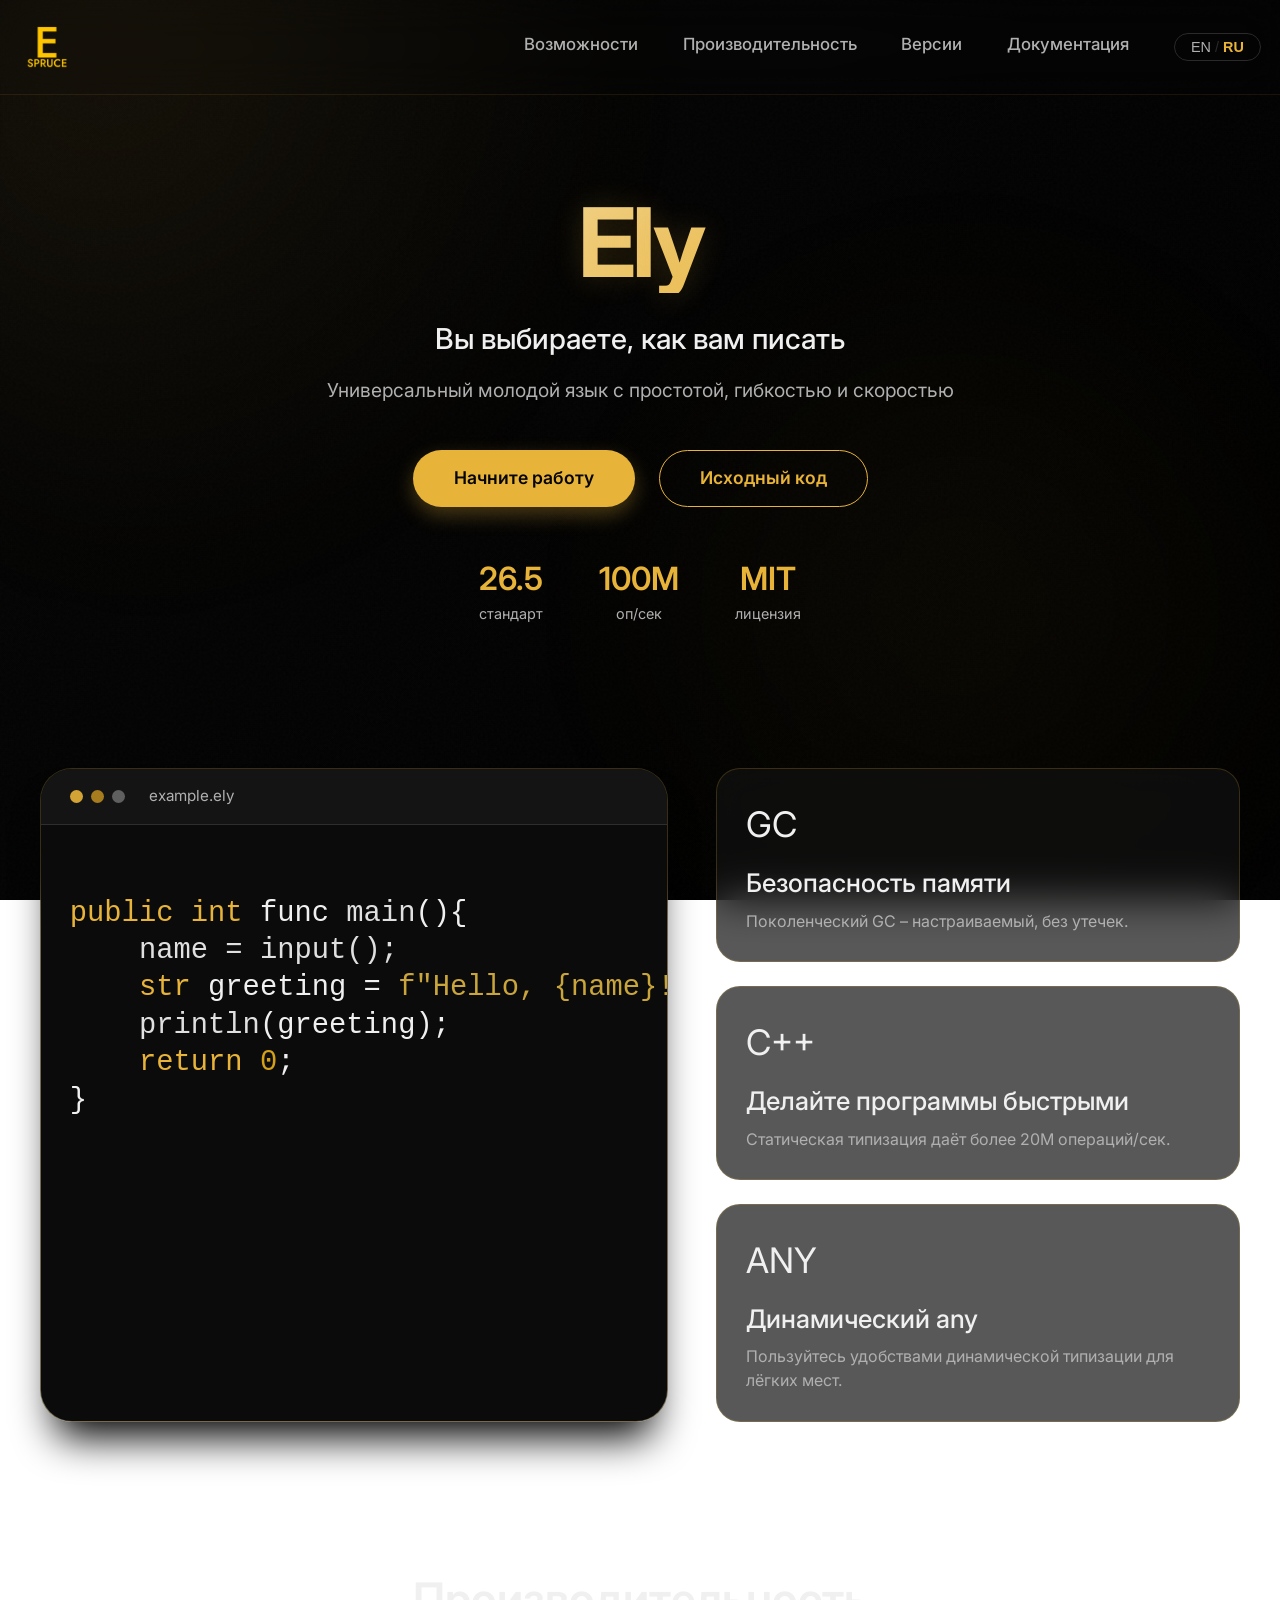
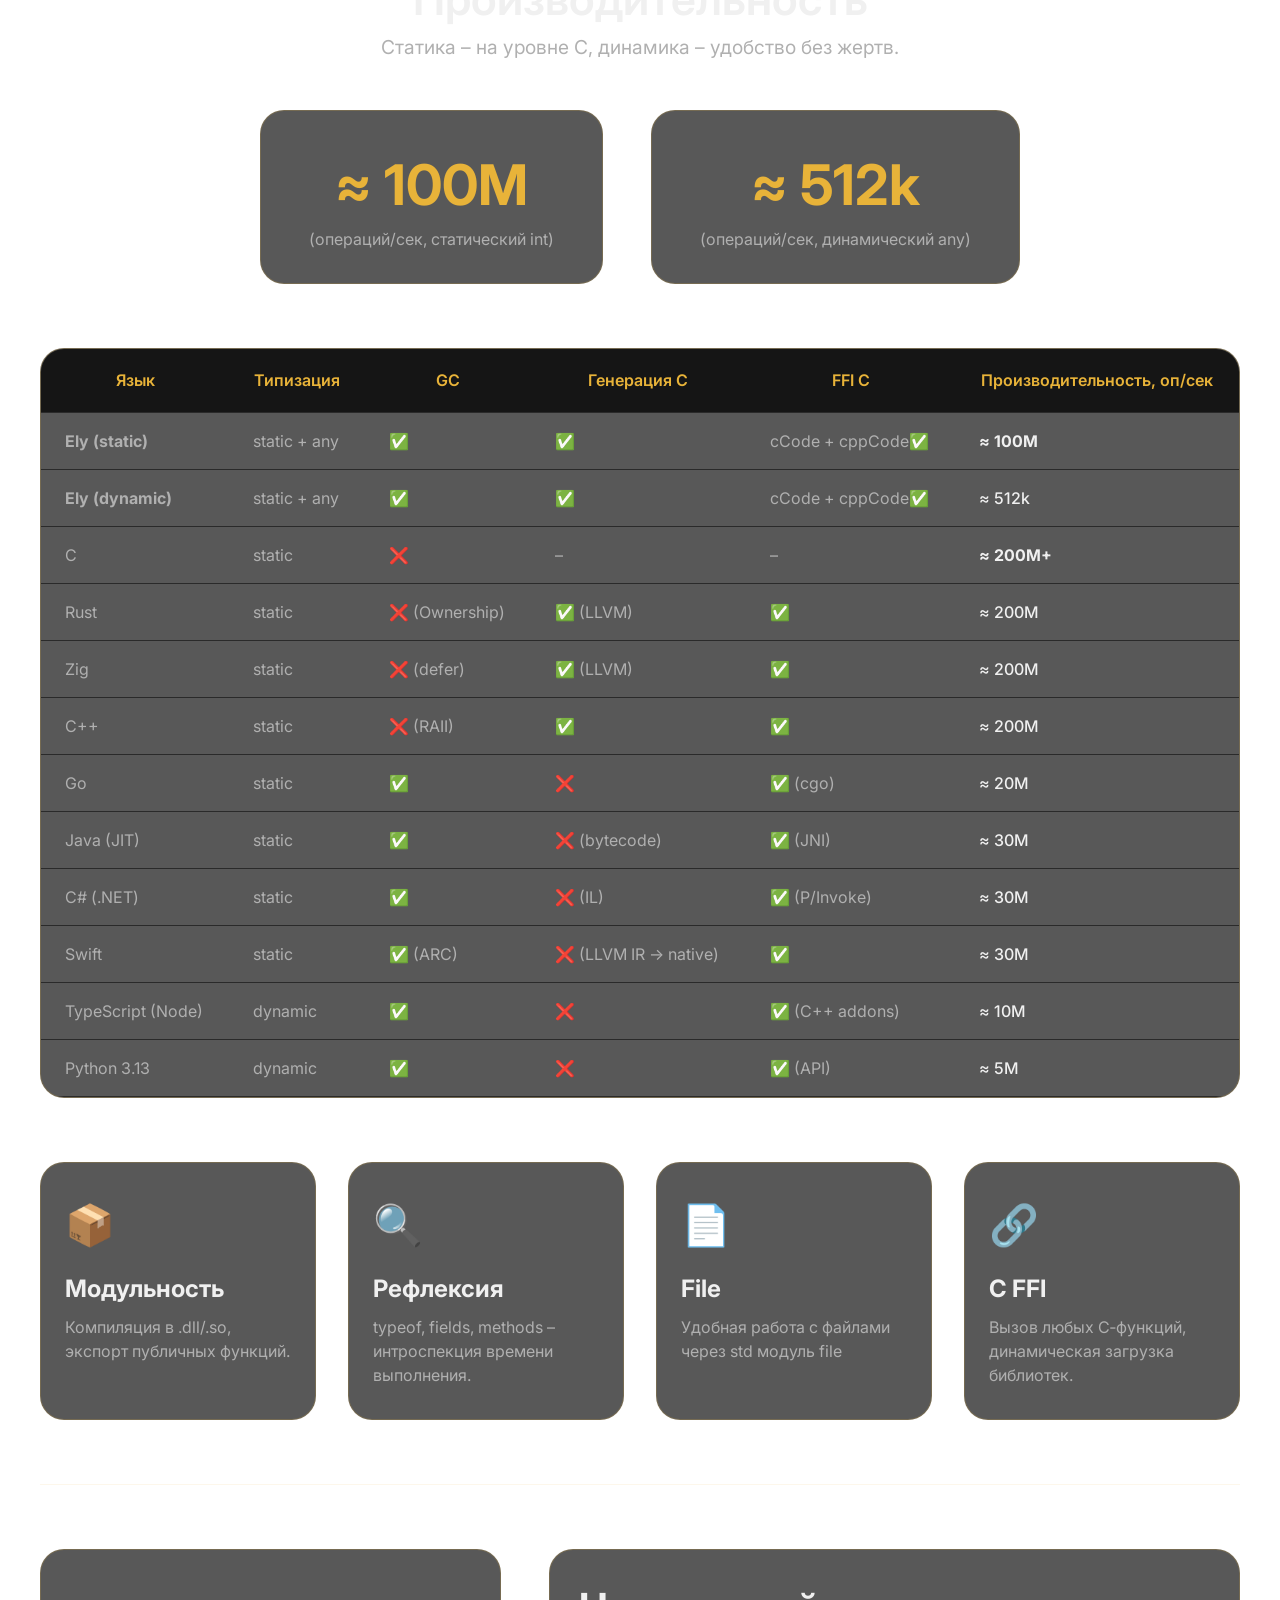
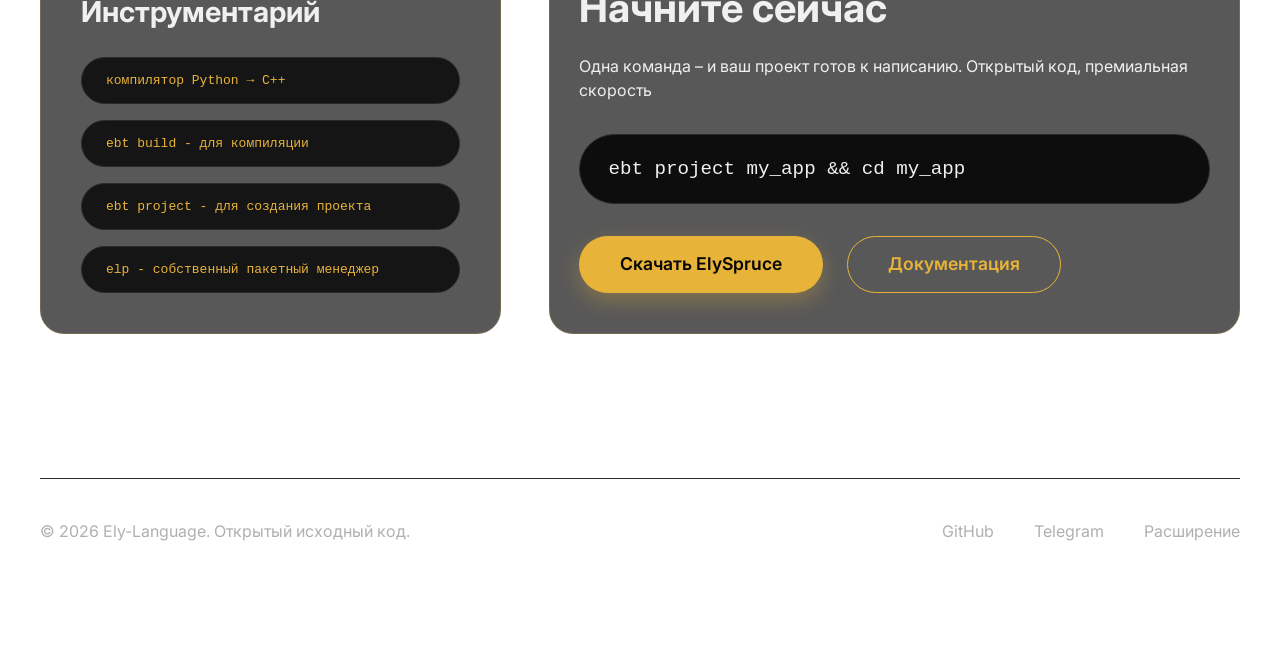
<file: index.html>
<!DOCTYPE html>
<html lang="ru">

<head>
    <meta charset="UTF-8">
    <meta name="viewport" content="width=device-width, initial-scale=1.0, viewport-fit=cover">
    <title>Ely — язык скорости и элегантности</title>
    <link rel="preconnect" href="https://fonts.googleapis.com">
    <link rel="preconnect" href="https://fonts.gstatic.com" crossorigin>
    <link
        href="https://fonts.googleapis.com/css2?family=Inter:opsz,wght@14..32,300;14..32,400;14..32,500;14..32,600;14..32,700&display=swap"
        rel="stylesheet">
    <link rel="stylesheet" href="style.css">
</head>

<body>
    <div class="noise"></div>
    <div class="glow-orbs">
        <div class="orb orb-1"></div>
        <div class="orb orb-2"></div>
    </div>

    <div class="container">
        <nav class="navbar glass-nav">
            <div class="logo">
                <a href="#hero-sect" class="logo-icon"><img src="Spruce.png" alt="E" id="icon"></a>
                <!-- <span class="logo-badge" id="logo-badge">(build 214)</span> -->
            </div>
            <div class="nav-links">
                <a href="#features" id="nav-features">Возможности</a>
                <a href="#performance" id="nav-performance">Производительность</a>
                <a href="versions.html" id="nav-versions">Версии</a>
                <a href="docs.html" id="nav-docs">Документация</a>
                <button class="lang-switch" id="lang-toggle" aria-label="Switch language">
                    <span class="lang-option">EN</span>
                    <span class="lang-divider">/</span>
                    <span class="lang-option active">RU</span>
                </button>
            </div>
        </nav>

        <div style="height: 7em;"></div>

        <section class="hero" id="hero-sect">
            <h1 id="hero-title">Ely</h1>
            <div class="hero-gradient-text">
                <p class="hero-subtitle" id="hero-subtitle">Вы выбираете, как вам писать</p>
            </div>
            <p class="hero-description" id="hero-description">
                Универсальный молодой язык с простотой, гибкостью и скоростью
            </p>
            <div class="hero-actions">
                <a href="versions.html" class="btn btn-primary" id="cta-get-started">
                    <span>Начните работу</span>
                    <span class="btn-arrow">→</span>
                </a>
                <a href="https://github.com/Ely-Language/ElySpruce" class="btn btn-outline" id="cta-github">Исходный
                    код</a>
            </div>
            <div class="hero-stats">
                <div class="stat">
                    <span class="stat-value" id="stat-version">26.5</span>
                    <span class="stat-label" id="stat-version-label">стандарт</span>
                </div>
                <div class="stat">
                    <span class="stat-value" id="stat-perf">100M</span>
                    <span class="stat-label" id="stat-perf-label">оп/сек (static)</span>
                </div>
                <div class="stat">
                    <span class="stat-value" id="stat-license">MIT</span>
                    <span class="stat-label" id="stat-license-label">лицензия</span>
                </div>
            </div>
        </section>

        <section class="showcase" id="features">
            <div class="code-card elevated">
                <div class="code-header">
                    <div class="window-dots">
                        <span class="dot"></span><span class="dot"></span><span class="dot"></span>
                    </div>
                    <span class="code-filename" id="code-filename">example.ely</span>
                </div>
                <pre><code>
<span class="code-keyword">public</span> <span class="code-keyword">int</span> func <span class="code-function">main</span>(){
    <span class="code-function">name = input();</span>
    <span class="code-keyword">str</span> greeting = <span class="code-string">f"Hello, {name}!"</span>;
    <span class="code-function">println</span>(greeting);
    <span class="code-keyword">return</span> <span class="code-number">0</span>;
}</code></pre>
            </div>
            <div class="feature-cluster">
                <div class="feature-tile">
                    <div class="feature-icon">GC</div>
                    <h3 id="feature-1-title">Безопасность памяти</h3>
                    <p id="feature-1-desc">Поколенческий GC — настраиваемый, без утечек.</p>
                </div>
                <div class="feature-tile">
                    <div class="feature-icon">C++</div>
                    <h3 id="feature-2-title">Делайте программы быстрыми</h3>
                    <p id="feature-2-desc">Статическая типизация даёт более 100M операций/сек.</p>
                </div>
                <div class="feature-tile">
                    <div class="feature-icon">ANY</div>
                    <h3 id="feature-3-title">Динамический any</h3>
                    <p id="feature-3-desc">Пользуйтесь удобствами динамической типизации для лёгких мест.</p>
                </div>
            </div>
        </section>

        <section class="performance-section" id="performance">
            <div class="section-header">
                <h2 id="perf-heading">Производительность</h2>
                <p id="perf-subheading">Статика — на уровне C, динамика — удобство без жертв.</p>
            </div>
            <div class="perf-cards">
                <div class="perf-item">
                    <div class="perf-number" id="perf-static-value">≈ 100M</div>
                    <div class="perf-desc" id="perf-static-label">(ops/s, static int)</div>
                </div>
                <div class="perf-item">
                    <div class="perf-number" id="perf-any-value">≈ 512k</div>
                    <div class="perf-desc" id="perf-any-label">(ops/s, dynamic any)</div>
                </div>
            </div>

            <div class="table-wrapper">
                <table class="comparison-table">
                    <thead>
                        <tr>
                            <th id="th-lang">(Язык)</th>
                            <th id="th-typing">(Типизация)</th>
                            <th id="th-gc">(GC)</th>
                            <th id="th-cgen">(Генерация C)</th>
                            <th id="th-ffi">(FFI C)</th>
                            <th id="th-perf">(Производительность, оп/сек)</th>
                        </tr>
                    </thead>
                    <tbody>
                        <tr>
                            <td><strong>Ely (static)</strong></td>
                            <td>static + any</td>
                            <td>✅</td>
                            <td>✅</td>
                            <td>cCode + cppCode✅</td>
                            <td><strong>≈ 100M</strong></td>
                        </tr>
                        <tr>
                            <td><strong>Ely (dynamic)</strong></td>
                            <td>static + any</td>
                            <td>✅</td>
                            <td>✅</td>
                            <td>cCode + cppCode✅</td>
                            <td>≈ 512k</td>
                        </tr>
                        <tr>
                            <td>C</td>
                            <td>static</td>
                            <td>❌</td>
                            <td>–</td>
                            <td>–</td>
                            <td><strong>≈ 200M+</strong></td>
                        </tr>
                        <tr>
                            <td>Rust</td>
                            <td>static</td>
                            <td>❌ (Ownership)</td>
                            <td>✅ (LLVM)</td>
                            <td>✅</td>
                            <td>≈ 200M</td>
                        </tr>
                        <tr>
                            <td>Zig</td>
                            <td>static</td>
                            <td>❌ (defer)</td>
                            <td>✅ (LLVM)</td>
                            <td>✅</td>
                            <td>≈ 200M</td>
                        </tr>
                        <tr>
                            <td>C++</td>
                            <td>static</td>
                            <td>❌ (RAII)</td>
                            <td>✅</td>
                            <td>✅</td>
                            <td>≈ 200M</td>
                        </tr>
                        <tr>
                            <td>Go</td>
                            <td>static</td>
                            <td>✅</td>
                            <td>❌</td>
                            <td>✅ (cgo)</td>
                            <td>≈ 20M</td>
                        </tr>
                        <tr>
                            <td>Java (JIT)</td>
                            <td>static</td>
                            <td>✅</td>
                            <td>❌ (bytecode)</td>
                            <td>✅ (JNI)</td>
                            <td>≈ 30M</td>
                        </tr>
                        <tr>
                            <td>C# (.NET)</td>
                            <td>static</td>
                            <td>✅</td>
                            <td>❌ (IL)</td>
                            <td>✅ (P/Invoke)</td>
                            <td>≈ 30M</td>
                        </tr>
                        <tr>
                            <td>Swift</td>
                            <td>static</td>
                            <td>✅ (ARC)</td>
                            <td>❌ (LLVM IR → native)</td>
                            <td>✅</td>
                            <td>≈ 30M</td>
                        </tr>
                        <tr>
                            <td>TypeScript (Node)</td>
                            <td>dynamic</td>
                            <td>✅</td>
                            <td>❌</td>
                            <td>✅ (C++ addons)</td>
                            <td>≈ 10M</td>
                        </tr>
                        <tr>
                            <td>Python 3.13</td>
                            <td>dynamic</td>
                            <td>✅</td>
                            <td>❌</td>
                            <td>✅ (API)</td>
                            <td>≈ 5M</td>
                        </tr>
                    </tbody>
                </table>
            </div>

            <section class="extended-features">
                <div class="feature-grid-premium">
                    <div class="premium-card">
                        <div class="card-icon">📦</div>
                        <h4 id="mod-title">Модульность</h4>
                        <p id="mod-desc">Компиляция в .dll/.so, экспорт публичных функций.</p>
                    </div>
                    <div class="premium-card">
                        <div class="card-icon">🔍</div>
                        <h4 id="reflect-title">Рефлексия</h4>
                        <p id="reflect-desc">typeof, fields, methods — интроспекция времени выполнения.</p>
                    </div>
                    <div class="premium-card">
                        <div class="card-icon">📄</div>
                        <h4 id="json-title">File</h4>
                        <p id="json-desc">Удобная работа с файлами через std модуль file</p>
                    </div>
                    <div class="premium-card">
                        <div class="card-icon">🔗</div>
                        <h4 id="ffi-title">C FFI</h4>
                        <p id="ffi-desc">Вызов любых C‑функций, динамическая загрузка библиотек.</p>
                    </div>
                </div>
            </section>

            <section class="tooling-cta">
                <div class="tooling-block">
                    <h3 id="tooling-title">Инструментарий</h3>
                    <div class="tool-chips">
                        <span class="chip" id="tool-compiler">компилятор Python → C++</span>
                        <span class="chip" id="tool-ebt">ebt build - для компиляции</span>
                        <span class="chip" id="tool-config">ebt project - для создания проекта</span>
                        <span class="chip" id="tool-proj">elp - собственный пакетный менеджер</span>
                    </div>
                </div>
                <div class="cta-block-premium">
                    <h2 id="cta-title">Начните сейчас</h2>
                    <p id="cta-subtitle">Одна команда — и ваш проект готов к написанию. Открытый код, премиальная
                        скорость)</p>
                    <div class="cta-terminal" id="cta-command">ebt project my_app && cd my_app</div>
                    <div class="cta-buttons-group">
                        <a href="versions.html" class="btn btn-primary" id="cta-download">Скачать ElySpruce</a>
                        <a href="docs.html" class="btn btn-outline" id="cta-docs">Документация</a>
                    </div>
                </div>
            </section>

            <footer class="footer">
                <div class="footer-copyright" id="footer-copyright">© 2026 Ely-Language. Открытый исходный код.</div>
                <div class="footer-links">
                    <a href="https://github.com/Ely-Language/ElySpruce" id="footer-github">GitHub</a>
                    <a href="https://t.me/sudarfnaf/594" id="footer-telegram">Telegram</a>
                    <a href="https://github.com/Ely-Language/Ely-VS-Code-Extension/releases/download/26.5/ely-language-0.0.1.vsix"
                        id="footer-extension">Расширение</a>
                </div>
            </footer>
    </div>

    <script src="script.js"></script>
    <script src="loca.js"></script>
</body>

</html>
</file>
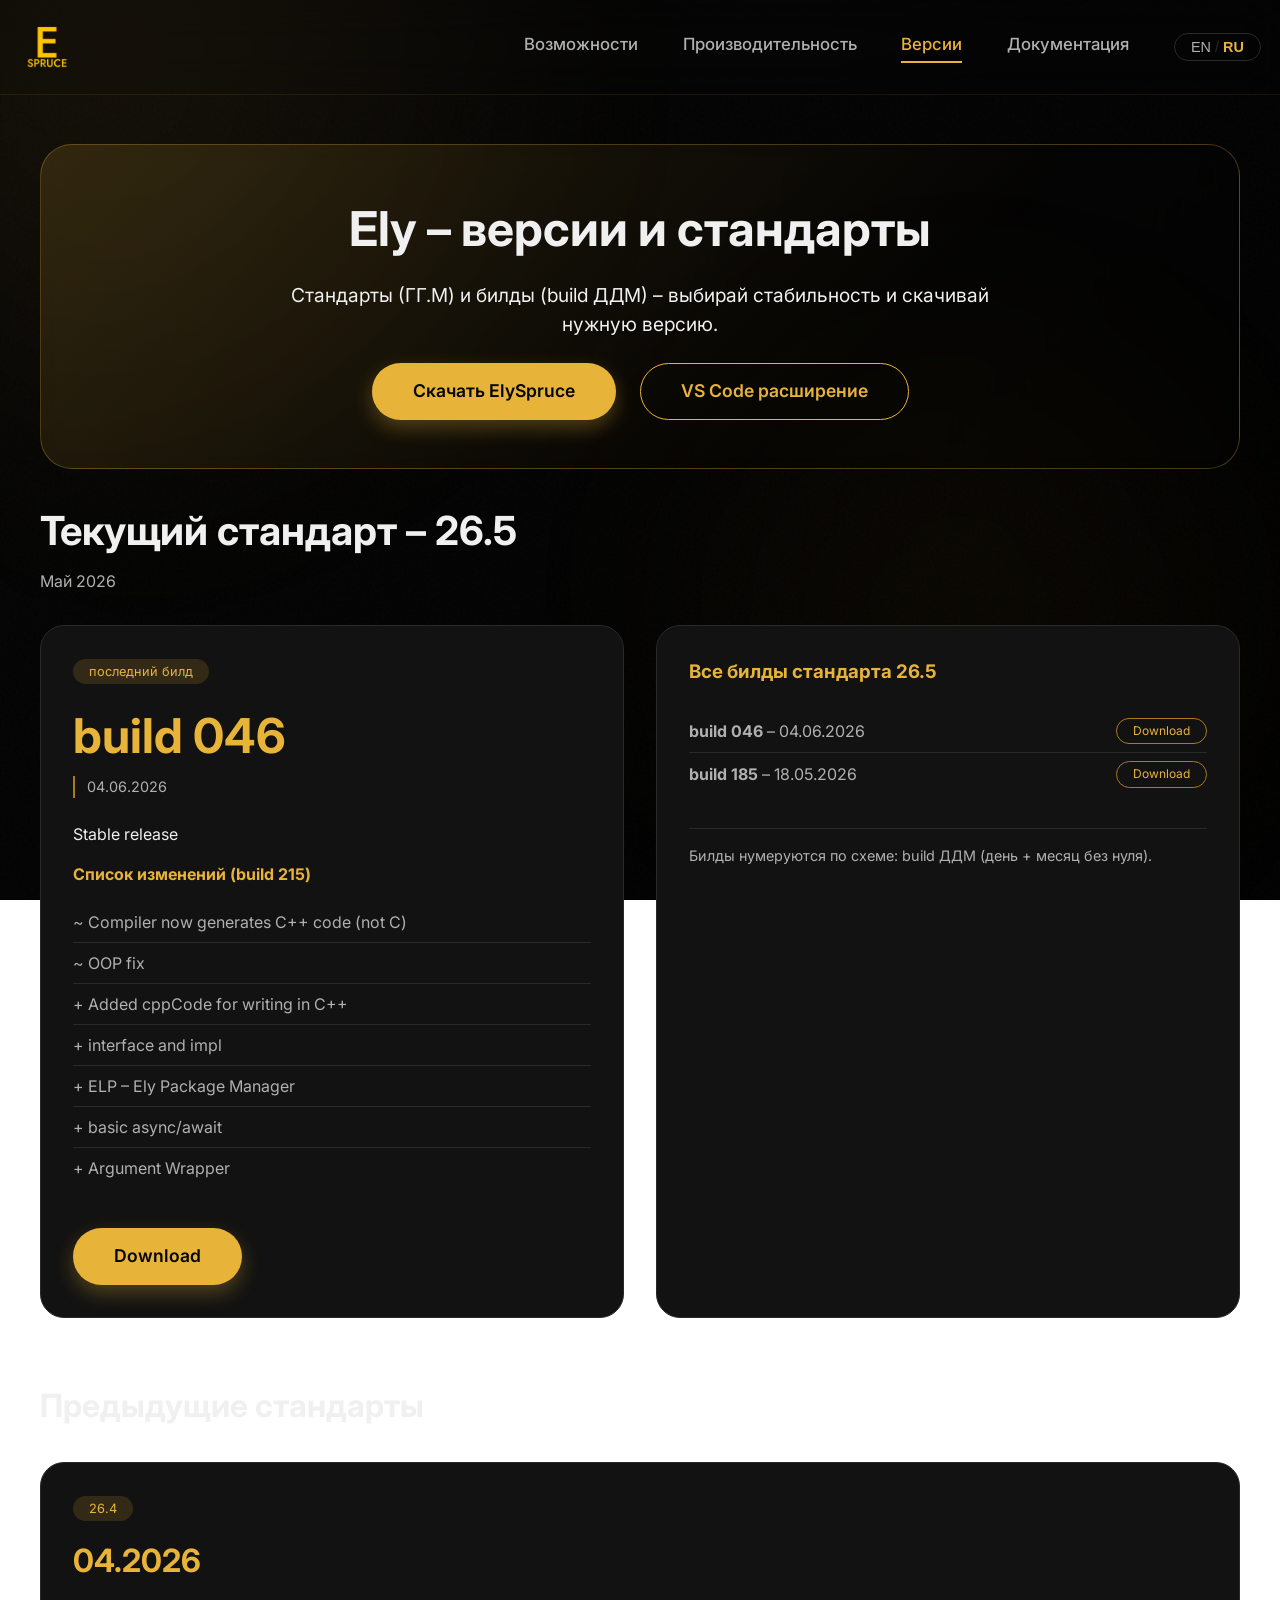
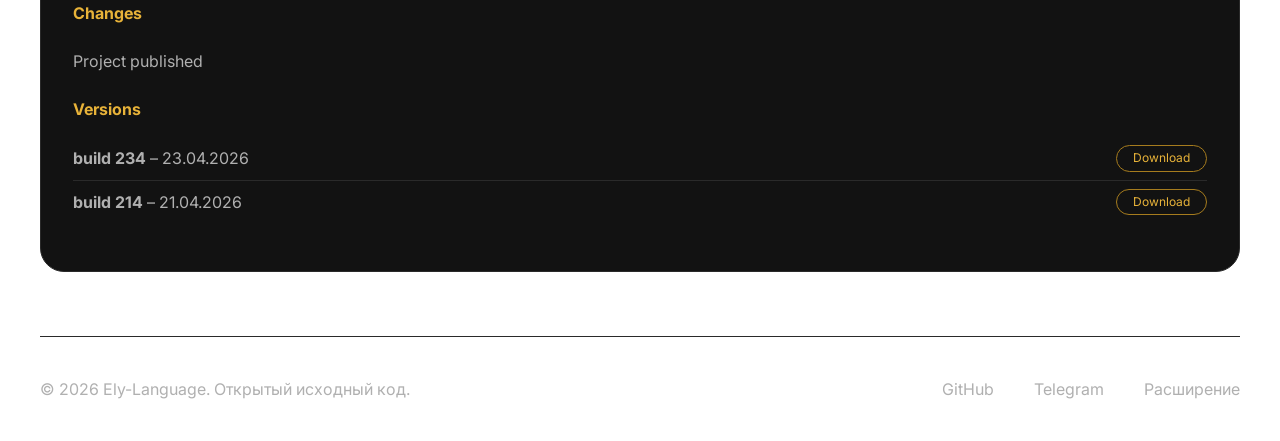
<file: versions.html>
<!DOCTYPE html>
<html lang="ru">

<head>
    <meta charset="UTF-8">
    <meta name="viewport" content="width=device-width, initial-scale=1.0, viewport-fit=cover">
    <title>Ely — Версии и стандарты</title>
    <link rel="preconnect" href="https://fonts.googleapis.com">
    <link rel="preconnect" href="https://fonts.gstatic.com" crossorigin>
    <link
        href="https://fonts.googleapis.com/css2?family=Inter:opsz,wght@14..32,300;14..32,400;14..32,500;14..32,600;14..32,700&display=swap"
        rel="stylesheet">
    <link rel="stylesheet" href="style.css">
    <style>
        .gradient-banner {
            background: linear-gradient(135deg, rgba(232, 179, 57, 0.15) 0%, rgba(10, 10, 10, 0) 70%);
            border-radius: var(--radius-xl);
            padding: 3rem 2rem;
            margin: 2rem 0;
            border: 1px solid rgba(232, 179, 57, 0.3);
            backdrop-filter: blur(8px);
            text-align: center;
        }
        .banner-buttons {
            display: flex;
            gap: 1.5rem;
            justify-content: center;
            margin-top: 1.5rem;
            flex-wrap: wrap;
        }
        .current-split {
            display: grid;
            grid-template-columns: 1fr 1fr;
            gap: 2rem;
            margin: 2rem 0;
        }
        .version-card, .builds-list-card {
            background: var(--bg-card);
            border-radius: var(--radius-lg);
            border: 1px solid var(--border-subtle);
            padding: 2rem;
            transition: var(--transition-smooth);
        }
        .version-card:hover, .builds-list-card:hover {
            border-color: var(--gold-dim);
            transform: translateY(-5px);
            box-shadow: 0 20px 30px -10px #000, 0 0 0 1px rgba(232, 179, 57, 0.15);
        }
        .standard-badge {
            display: inline-block;
            background: rgba(232, 179, 57, 0.15);
            color: var(--gold);
            padding: 0.2rem 1rem;
            border-radius: 40px;
            font-size: 0.8rem;
            margin-bottom: 1rem;
        }
        .version-number {
            font-size: 3rem;
            font-weight: 700;
            color: var(--gold);
            margin-bottom: 0.25rem;
        }
        .build-id {
            font-family: monospace;
            font-size: 1.2rem;
            color: var(--gold-light);
            margin-bottom: 1rem;
        }
        .build-date {
            color: var(--text-secondary);
            font-size: 0.9rem;
            margin-bottom: 1.5rem;
            border-left: 2px solid var(--gold-dim);
            padding-left: 0.75rem;
        }
        .changelog-list, .builds-list {
            list-style: none;
            padding-left: 0;
            margin: 1rem 0;
        }
        .changelog-list li, .builds-list li {
            padding: 0.5rem 0;
            border-bottom: 1px solid var(--border-subtle);
            color: var(--text-secondary);
        }
        .changelog-list li:last-child, .builds-list li:last-child {
            border-bottom: none;
        }
        .builds-list li {
            display: flex;
            justify-content: space-between;
            align-items: center;
            flex-wrap: wrap;
        }
        .download-btn-small {
            background: transparent;
            border: 1px solid var(--gold-dim);
            color: var(--gold);
            padding: 0.2rem 1rem;
            border-radius: 40px;
            font-size: 0.75rem;
            text-decoration: none;
            transition: all 0.2s;
        }
        .download-btn-small:hover {
            background: var(--gold);
            color: #050505;
        }
        .prev-standards-grid {
            display: grid;
            grid-template-columns: repeat(auto-fit, minmax(340px, 1fr));
            gap: 2rem;
            margin-top: 2rem;
        }
        .prev-standard-card {
            background: var(--bg-card);
            border-radius: var(--radius-lg);
            border: 1px solid var(--border-subtle);
            padding: 2rem;
            transition: var(--transition-smooth);
        }
        .prev-standard-card:hover {
            border-color: var(--gold-dim);
            transform: translateY(-5px);
        }
        @media (max-width: 900px) {
            .current-split {
                grid-template-columns: 1fr;
            }
        }
    </style>
</head>

<body>
    <div class="noise"></div>
    <div class="glow-orbs">
        <div class="orb orb-1"></div>
        <div class="orb orb-2"></div>
    </div>

    <div class="container">
        <nav class="navbar glass-nav">
            <div class="logo">
                <div class="logo-icon"><img src="Spruce.png" alt="E" id="icon"></div>
            </div>
            <div class="nav-links">
                <a href="index.html" id="nav-features">Возможности</a>
                <a href="index.html#performance" id="nav-performance">Производительность</a>
                <a href="versions.html" id="nav-versions" style="color: var(--gold); border-bottom-color: var(--gold);">Версии</a>
                <a href="docs.html" id="nav-docs">Документация</a>
                <button class="lang-switch" id="lang-toggle" aria-label="Switch language">
                    <span class="lang-option">EN</span>
                    <span class="lang-divider">/</span>
                    <span class="lang-option active">RU</span>
                </button>
            </div>
        </nav>

        <div style="height: 7em;"></div>

        <section class="gradient-banner fade-in-up visible">
            <h1 id="versions-banner-title" style="font-size: 3rem;">Ely – версии и стандарты</h1>
            <p id="versions-banner-desc" style="font-size: 1.2rem; max-width: 700px; margin: 1rem auto;">Стандарты (ГГ.М) и билды (build ДДМ) – выбирай стабильность и скачивай нужную версию.</p>
            <div class="banner-buttons">
                <a href="#current" class="btn btn-primary" id="btn-download-ely">Скачать ElySpruce</a>
                <a href="#" class="btn btn-outline" id="btn-vscode-extension">VS Code расширение</a>
            </div>
        </section>

        <!-- Текущий стандарт 26.5 -->
        <section id="current" class="fade-in-up visible">
            <h2 id="current-standard-title" style="font-size: 2.5rem; margin-bottom: 0.5rem;">Текущий стандарт – 26.5</h2>
            <p id="current-standard-month" style="color: var(--text-secondary); margin-bottom: 2rem;">Май 2026</p>

            <div class="current-split">
                <!-- Левая часть: последний билд -->
                <div class="version-card">
                    <div class="standard-badge" id="latest-badge">последний билд</div>
                    <div class="version-number">build 046</div>
                    <div class="build-date">04.06.2026</div>
                    <p style="margin-bottom: 1rem;">Stable release</p>
                    <h4 id="changelog-current-title" style="color: var(--gold); margin: 0.5rem 0 0.5rem 0;">Список изменений (build 215)</h4>
                    <ul class="changelog-list">
                        <li> ~ Compiler now generates C++ code (not C)</li>
                        <li> ~ OOP fix</li>
                        <li> + Added cppCode for writing in C++</li>
                        <li> + interface and impl</li>
                        <li> + ELP – Ely Package Manager</li>
                        <li> + basic async/await</li>
                        <li> + Argument Wrapper</li>
                    </ul>
                    <a href="https://github.com/Ely-Language/ElySpruce/releases/tag/ElySpruce_26_5_046" class="btn btn-primary" style="margin-top: 1.5rem; display: inline-block;">Download</a>
                </div>

                <!-- Правая часть: все билды текущего стандарта -->
                <div class="builds-list-card">
                    <h3 id="all-builds-title" style="color: var(--gold); margin-bottom: 1.5rem;">Все билды стандарта 26.5</h3>
                    <ul class="builds-list" id="builds-list-265">
                        <li><span><strong>build 046</strong> – 04.06.2026</span> <a href="https://github.com/Ely-Language/ElySpruce/releases/tag/ElySpruce_26_5_046" class="download-btn-small">Download</a></li>
                        <li><span><strong>build 185</strong> – 18.05.2026</span> <a href="https://github.com/Ely-Language/ElySpruce/releases/tag/ElySpruce26_5_build185" class="download-btn-small">Download</a></li>
                    </ul>
                    <div style="margin-top: 2rem; padding-top: 1rem; border-top: 1px solid var(--border-subtle);">
                        <p id="builds-note" style="color: var(--text-secondary); font-size: 0.9rem;">Билды нумеруются по схеме: build ДДМ (день + месяц без нуля).</p>
                    </div>
                </div>
            </div>
        </section>

        <!-- Предыдущие стандарты -->
        <section class="fade-in-up visible" style="margin: 4rem 0;">
            <h2 id="prev-standards-title" style="font-size: 2rem; margin-bottom: 1rem;">Предыдущие стандарты</h2>
            <div class="prev-standards-grid">
                <!-- 26.4 -->
                <div class="prev-standard-card">
                    <div class="standard-badge">26.4</div>
                    <div class="version-number" style="font-size: 2rem;">04.2026</div>
                    <h4 style="color: var(--gold); margin: 1rem 0 0.5rem 0;">Changes</h4>
                    <ul class="changelog-list">
                        <li>Project published</li>
                    </ul>
                    <h4 style="color: var(--gold); margin: 1rem 0 0.5rem 0;">Versions</h4>
                    <ul class="builds-list">
                        <li><span><strong>build 234</strong> – 23.04.2026</span> <a href="#" class="download-btn-small">Download</a></li>
                        <li><span><strong>build 214</strong> – 21.04.2026</span> <a href="#" class="download-btn-small">Download</a></li>
                    </ul>
                </div>
            </div>
        </section>

        <footer class="footer">
            <div class="footer-copyright" id="footer-copyright">© 2026 Ely-Language. Открытый исходный код.</div>
            <div class="footer-links">
                <a href="https://github.com/Ely-Language/ElySpruce" id="footer-github">GitHub</a>
                <a href="https://t.me/sudarfnaf/594" id="footer-telegram">Telegram</a>
                <a href="https://github.com/Ely-Language/Ely-VS-Code-Extension/releases/download/26.5/ely-language-0.0.1.vsix" id="footer-extension">Расширение</a>
            </div>
        </footer>
    </div>

    <script src="script.js"></script>
    <script src="loca.js"></script>
    <script>
        // Гарантия анимации
        document.addEventListener('DOMContentLoaded', function() {
            const animated = document.querySelectorAll('.gradient-banner, .current-split, .prev-standard-card');
            animated.forEach(el => {
                if (!el.classList.contains('fade-in-up')) el.classList.add('fade-in-up');
                const rect = el.getBoundingClientRect();
                if (rect.top < window.innerHeight - 100) {
                    setTimeout(() => el.classList.add('visible'), 50);
                }
            });
        });
    </script>
</body>

</html>
</file>
<file: style.css>
* {
    margin: 0;
    padding: 0;
    box-sizing: border-box;
}

:root {
    --bg-void: #050505;
    --bg-deep: #0b0b0b;
    --bg-card: #121212;
    --bg-elevated: #1a1a1a;
    --gold: #e8b339;
    --gold-light: #f5d065;
    --gold-dim: #a67c1e;
    --gold-glow: rgba(232, 179, 57, 0.2);
    --text-primary: #f0f0f0;
    --text-secondary: #b0b0b0;
    --border-subtle: #2a2a2a;
    --font-sans: 'Inter', -apple-system, BlinkMacSystemFont, sans-serif;
    --radius-xl: 32px;
    --radius-lg: 24px;
    --radius-md: 16px;
    --transition-smooth: all 0.4s cubic-bezier(0.23, 1, 0.32, 1);
}

a {
    color: var(--gold);
}

body {
    background-color: var(--bg-void);
    color: var(--text-primary);
    font-family: var(--font-sans);
    line-height: 1.5;
    -webkit-font-smoothing: antialiased;
    overflow-x: hidden;
    position: relative;
}

.noise {
    position: fixed;
    top: 0;
    left: 0;
    width: 100%;
    height: 100%;
    background: url('data:image/svg+xml,%3Csvg viewBox="0 0 400 400" xmlns="http://www.w3.org/2000/svg"%3E%3Cfilter id="noiseFilter"%3E%3CfeTurbulence type="fractalNoise" baseFrequency="0.8" numOctaves="3" stitchTiles="stitch"/%3E%3C/filter%3E%3Crect width="100%25" height="100%25" filter="url(%23noiseFilter)" opacity="0.025"/%3E%3C/svg%3E');
    pointer-events: none;
    z-index: 0;
}

.glow-orbs {
    position: fixed;
    top: 0;
    left: 0;
    width: 100%;
    height: 100%;
    pointer-events: none;
    z-index: 0;
    overflow: hidden;
}

.orb {
    position: absolute;
    width: 60vw;
    height: 60vw;
    background: radial-gradient(circle at 30% 30%, rgba(232, 179, 57, 0.08) 0%, transparent 70%);
    border-radius: 50%;
    filter: blur(80px);
}

.orb-1 {
    top: -20vh;
    left: -10vw;
}

.orb-2 {
    bottom: -10vh;
    right: -5vw;
    background: radial-gradient(circle, rgba(212, 160, 23, 0.05) 0%, transparent 70%);
}

.container {
    margin: 0 auto;
    padding: 0 2.5rem;
    position: relative;
    z-index: 5;
}

.glass-nav {
    backdrop-filter: blur(20px);
    background: rgba(10, 10, 10, 0.5);
    border-bottom: 1px solid rgba(232, 179, 57, 0.1);
}

.navbar {
    display: flex;
    align-items: center;
    justify-content: space-between;
    padding: 1.2rem ;
    position: fixed;
    z-index: 100;
    width: 100%;
    left: 50%;
    transform: translateX(-50%);
}

.logo {
    display: flex;
    align-items: baseline;
    gap: 8px;
    font-size: 1.8rem;
    font-weight: 600;
}

.logo-icon {
    color: var(--gold);
    font-size: 2rem;
    display: flex;
    flex-direction: column;
    justify-content: center;
}

#icon {
    width: 1.75em;
    text-align: center;
    align-self: center;
}

#logo-text {
    background: linear-gradient(135deg, #fff, #e8b339);
    -webkit-background-clip: text;
    background-clip: text;
    color: transparent;
}

.logo-badge {
    font-size: 0.8rem;
    font-weight: 400;
    color: var(--gold-dim);
    background: rgba(232, 179, 57, 0.1);
    padding: 0.2rem 0.8rem;
    border-radius: 40px;
    margin-left: 6px;
}

.nav-links {
    display: flex;
    align-items: center;
    gap: 2.8rem;
}

.nav-links a {
    color: var(--text-secondary);
    text-decoration: none;
    font-weight: 500;
    font-size: 1.05rem;
    transition: var(--transition-smooth);
    border-bottom: 2px solid transparent;
    padding-bottom: 4px;
}

.nav-links a:hover {
    color: var(--gold);
    border-bottom-color: var(--gold);
}

.lang-switch {
    background: transparent;
    border: 1px solid var(--border-subtle);
    border-radius: 40px;
    padding: 0.3rem 1rem;
    font-size: 0.9rem;
    font-weight: 500;
    color: var(--text-secondary);
    cursor: pointer;
    display: flex;
    align-items: center;
    gap: 4px;
    transition: var(--transition-smooth);
}

.lang-switch:hover {
    border-color: var(--gold-dim);
    background: rgba(232, 179, 57, 0.05);
}

.lang-option.active {
    color: var(--gold);
    font-weight: 600;
}

.lang-divider {
    color: var(--border-subtle);
}

.hero {
    padding: 5rem 0 4rem;
    text-align: center;
    position: relative;
}

.hero-tag {
    display: inline-block;
    background: rgba(232, 179, 57, 0.08);
    border: 1px solid rgba(232, 179, 57, 0.25);
    color: var(--gold);
    padding: 0.4rem 1.6rem;
    border-radius: 40px;
    font-size: 0.9rem;
    font-weight: 500;
    letter-spacing: 0.5px;
    margin-bottom: 2rem;
    backdrop-filter: blur(4px);
}

.hero h1 {
    font-size: 6rem;
    font-weight: 700;
    line-height: 1.05;
    letter-spacing: -0.04em;
    background: linear-gradient(135deg, #fff 0%, #e8b339 70%);
    -webkit-background-clip: text;
    background-clip: text;
    color: transparent;
    margin-bottom: 1.5rem;
    text-shadow: 0 0 30px rgba(232, 179, 57, 0.2);
}

.hero-subtitle {
    font-size: 1.8rem;
    font-weight: 500;
    color: var(--text-primary);
    margin-bottom: 1rem;
}

.hero-description {
    font-size: 1.2rem;
    color: var(--text-secondary);
    max-width: 700px;
    margin: 0 auto 2.8rem;
}

.hero-actions {
    display: flex;
    gap: 1.5rem;
    justify-content: center;
    margin-bottom: 3rem;
}

.btn {
    display: inline-flex;
    align-items: center;
    gap: 8px;
    padding: 0.9rem 2.5rem;
    border-radius: 50px;
    font-weight: 600;
    font-size: 1.1rem;
    text-decoration: none;
    transition: var(--transition-smooth);
    cursor: pointer;
    border: 1.5px solid transparent;
}

.btn-primary {
    background: var(--gold);
    color: #050505;
    box-shadow: 0 8px 20px rgba(232, 179, 57, 0.3);
}

.btn-primary:hover {
    background: transparent;
    color: var(--gold);
    border-color: var(--gold);
    box-shadow: 0 0 30px var(--gold-glow);
    transform: scale(1.02);
}

.btn-outline {
    background: transparent;
    color: var(--gold);
    border: 1.5px solid var(--gold);
}

.btn-outline:hover {
    background: rgba(232, 179, 57, 0.06);
    border-color: var(--gold-light);
    transform: translateY(-2px);
}

.btn-arrow {
    transition: transform 0.2s;
}

.btn-primary:hover .btn-arrow {
    transform: translateX(5px);
}

.hero-stats {
    display: flex;
    justify-content: center;
    gap: 3.5rem;
}

.stat {
    text-align: center;
}

.stat-value {
    font-size: 2rem;
    font-weight: 600;
    color: var(--gold);
}

.stat-label {
    display: block;
    color: var(--text-secondary);
    font-size: 0.9rem;
}

.showcase {
    display: grid;
    grid-template-columns: 1.2fr 1fr;
    gap: 3rem;
    padding: 5rem 0;
}

.code-card {
    background: rgba(18, 18, 18, 0.7);
    backdrop-filter: blur(12px);
    border: 1px solid #2c2c2c;
    border-radius: var(--radius-xl);
    overflow: hidden;
    box-shadow: 0 30px 40px -15px #000;
    transition: var(--transition-smooth);
}

.code-card:hover {
    border-color: var(--gold-dim);
    box-shadow: 0 30px 50px -10px #000, 0 0 0 1px rgba(232, 179, 57, 0.1);
}

.code-header {
    display: flex;
    align-items: center;
    padding: 1rem 1.8rem;
    background: #141414;
    border-bottom: 1px solid #2e2e2e;
}

.window-dots {
    display: flex;
    gap: 8px;
    margin-right: 1.5rem;
}

.dot {
    width: 13px;
    height: 13px;
    border-radius: 50%;
}

.dot:nth-child(1) {
    background: #e8b339;
    opacity: 0.9;
}

.dot:nth-child(2) {
    background: #a67c1e;
}

.dot:nth-child(3) {
    background: #5f5f5f;
}

.code-filename {
    color: var(--text-secondary);
    font-size: 0.95rem;
}

pre {
    padding: 2rem 1.8rem;
    margin: 0;
    font-family: 'SF Mono', Menlo, Monaco, monospace;
    font-size: 1.8rem;
    line-height: 1.3;
    background: #0b0b0b;
    height: 100%;
}

.code-keyword {
    color: var(--gold);
    font-weight: 500;
}

.code-function {
    color: #e0e0e0;
}

.code-type {
    color: var(--gold-soft);
}

.code-string {
    color: #c9a53b;
}

.code-comment {
    color: #7a7a7a;
    font-style: italic;
}

.code-number {
    color: #d4a017;
}

.feature-cluster {
    display: flex;
    flex-direction: column;
    gap: 1.5rem;
}

.feature-tile,
.premium-card,
.perf-item,
.tooling-block,
.cta-block-premium {
    background: var(--bg-card);
    border-radius: var(--radius-lg);
    padding: 1.8rem;
    border: 1px solid var(--border-subtle);
    transition: var(--transition-smooth);
}

.feature-tile:hover,
.premium-card:hover,
.perf-item:hover,
.tooling-block:hover,
.cta-block-premium:hover {
    border-color: var(--gold-dim);
    transform: translateY(-6px);
    box-shadow: 0 20px 30px -10px #000, 0 0 0 1px rgba(232, 179, 57, 0.2);
    background: #151515;
}

.feature-icon {
    font-size: 2.2rem;
    margin-bottom: 0.8rem;
}

.feature-tile h3 {
    font-size: 1.6rem;
    font-weight: 500;
    margin-bottom: 0.4rem;
}

.feature-tile p {
    color: var(--text-secondary);
}

.performance-section {
    padding: 4rem 0;
}

.section-header {
    text-align: center;
    margin-bottom: 3rem;
}

.section-header h2 {
    font-size: 2.8rem;
    font-weight: 600;
}

.section-header p {
    color: var(--text-secondary);
    font-size: 1.2rem;
}

.perf-cards {
    display: flex;
    justify-content: center;
    gap: 3rem;
    margin-bottom: 4rem;
}

.perf-item {
    text-align: center;
    min-width: 240px;
    padding: 2rem 3rem;
}

.perf-number {
    font-size: 3.5rem;
    font-weight: 700;
    color: var(--gold);
}

.perf-desc {
    color: var(--text-secondary);
}

.table-wrapper {
    border-radius: var(--radius-lg);
    border: 1px solid var(--border-subtle);
    background: var(--bg-card);
    overflow-x: auto;
}

.comparison-table {
    width: 100%;
    border-collapse: collapse;
}

.comparison-table th {
    padding: 1.2rem 1.5rem;
    background: #151515;
    font-weight: 600;
    color: var(--gold);
    border-bottom: 1px solid var(--border-subtle);
}

.comparison-table td {
    padding: 1rem 1.5rem;
    border-bottom: 1px solid var(--border-subtle);
    color: var(--text-secondary);
}

.comparison-table th,
.comparison-table td {
    white-space: nowrap;
}
.comparison-table td:last-child {
    color: var(--gold-soft);
    font-weight: 500;
}

.comparison-table tbody tr:hover {
    background: rgba(232, 179, 57, 0.03);
}

.extended-features {
    padding: 4rem 0;
}

.feature-grid-premium {
    display: grid;
    grid-template-columns: repeat(4, 1fr);
    gap: 2rem;
}

.premium-card {
    padding: 2rem 1.5rem;
    backdrop-filter: blur(4px);
}

.card-icon {
    font-size: 2.5rem;
    margin-bottom: 1rem;
}

.premium-card h4 {
    font-size: 1.5rem;
    margin-bottom: 0.5rem;
}

.premium-card p {
    color: var(--text-secondary);
}

.tooling-cta {
    display: grid;
    grid-template-columns: 1fr 1.5fr;
    gap: 3rem;
    padding: 4rem 0 6rem;
    border-top: 1px solid rgba(232, 179, 57, 0.1);
}

.tooling-block {
    padding: 2.5rem;
}

.tooling-block h3 {
    font-size: 1.8rem;
    margin-bottom: 1.5rem;
}

.tool-chips {
    display: flex;
    flex-direction: column;
    gap: 1rem;
}

.chip {
    background: #151515;
    padding: 0.8rem 1.5rem;
    border-radius: 40px;
    border: 1px solid #2a2a2a;
    font-family: monospace;
    color: var(--gold);
}

.cta-block-premium h2 {
    font-size: 2.5rem;
    margin-bottom: 1rem;
}

.cta-terminal {
    background: #0d0d0d;
    border: 1px solid #2a2a2a;
    padding: 1.2rem 1.8rem;
    border-radius: 40px;
    font-family: monospace;
    font-size: 1.2rem;
    margin: 2rem 0;
    color: var(--gold-soft);
    word-break: break-all;
}

.cta-buttons-group {
    display: flex;
    gap: 1.5rem;
}

.footer {
    display: flex;
    justify-content: space-between;
    padding: 2.5rem 0;
    width: 100%;
    margin-top: 3rem;
    border-top: 1px solid var(--border-subtle);
    color: var(--text-secondary);
}

.footer-links {
    display: flex;
    gap: 2.5rem;
}

.footer-links a {
    color: var(--text-secondary);
    text-decoration: none;
}

.footer-links a:hover {
    color: var(--gold);
}

.fade-in-up {
    opacity: 0;
    transform: translateY(30px);
    transition: opacity 0.7s cubic-bezier(0.2, 0.9, 0.4, 1.1), transform 0.7s cubic-bezier(0.2, 0.9, 0.4, 1.1);
}

.fade-in-up.visible {
    opacity: 1;
    transform: translateY(0);
}

.feature-tile, .premium-card, .perf-item, .tooling-block,
.cta-block-premium, .table-wrapper, .gradient-banner,
.version-card, .version-list-card, .prev-standard-card,
.split-layout, .prev-standards-grid {
    opacity: 0;
}

@media (max-width: 900px) {
    .showcase {
        grid-template-columns: 1fr;
    }

    .feature-grid-premium {
        grid-template-columns: repeat(2, 1fr);
    }

    .tooling-cta {
        grid-template-columns: 1fr;
    }

    .hero h1 {
        font-size: 4rem;
    }

    .navbar {
        width: calc(100% - 2rem);
    }
}

@media (max-width: 600px) {
    .feature-grid-premium {
        grid-template-columns: 1fr;
    }

    .footer {
        flex-direction: column;
        gap: 1.5rem;
        text-align: center;
    }

    .navbar {
        flex-direction: column;
        gap: 1rem;
    }
}

* {
    transition: 0.5s;
}
body {
    background: linear-gradient(135deg, #050505 0%, #000 50%, #0a0a0a 100%);
    background-attachment: fixed;
    transition: background 0.5s ease;
}

/* Анимированный градиент (опционально, для более премиального эффекта) */
@keyframes gradientShift {
    0% { background-position: 0% 50%; }
    50% { background-position: 100% 50%; }
    100% { background-position: 0% 50%; }
}
body {
    background-size: 200% 200%;
    animation: gradientShift 15s ease infinite;
}

.feature-tile,
.premium-card,
.perf-item,
.tooling-block,
.cta-block-premium,
.table-wrapper,
.version-card,
.version-list-card,
.prev-standard-card,
.code-card,
.all-versions-wrapper,
.gradient-banner {
    background: rgba(18, 18, 18, 0.7);
    backdrop-filter: blur(20px);
    border: 1px solid rgba(232, 179, 57, 0.2);
}

.version-card:hover,
.premium-card:hover {
    background: rgba(30, 30, 30, 0.8);
}

.navbar,
.footer {
    background: transparent;
    backdrop-filter: blur(20px);
}
</file>
